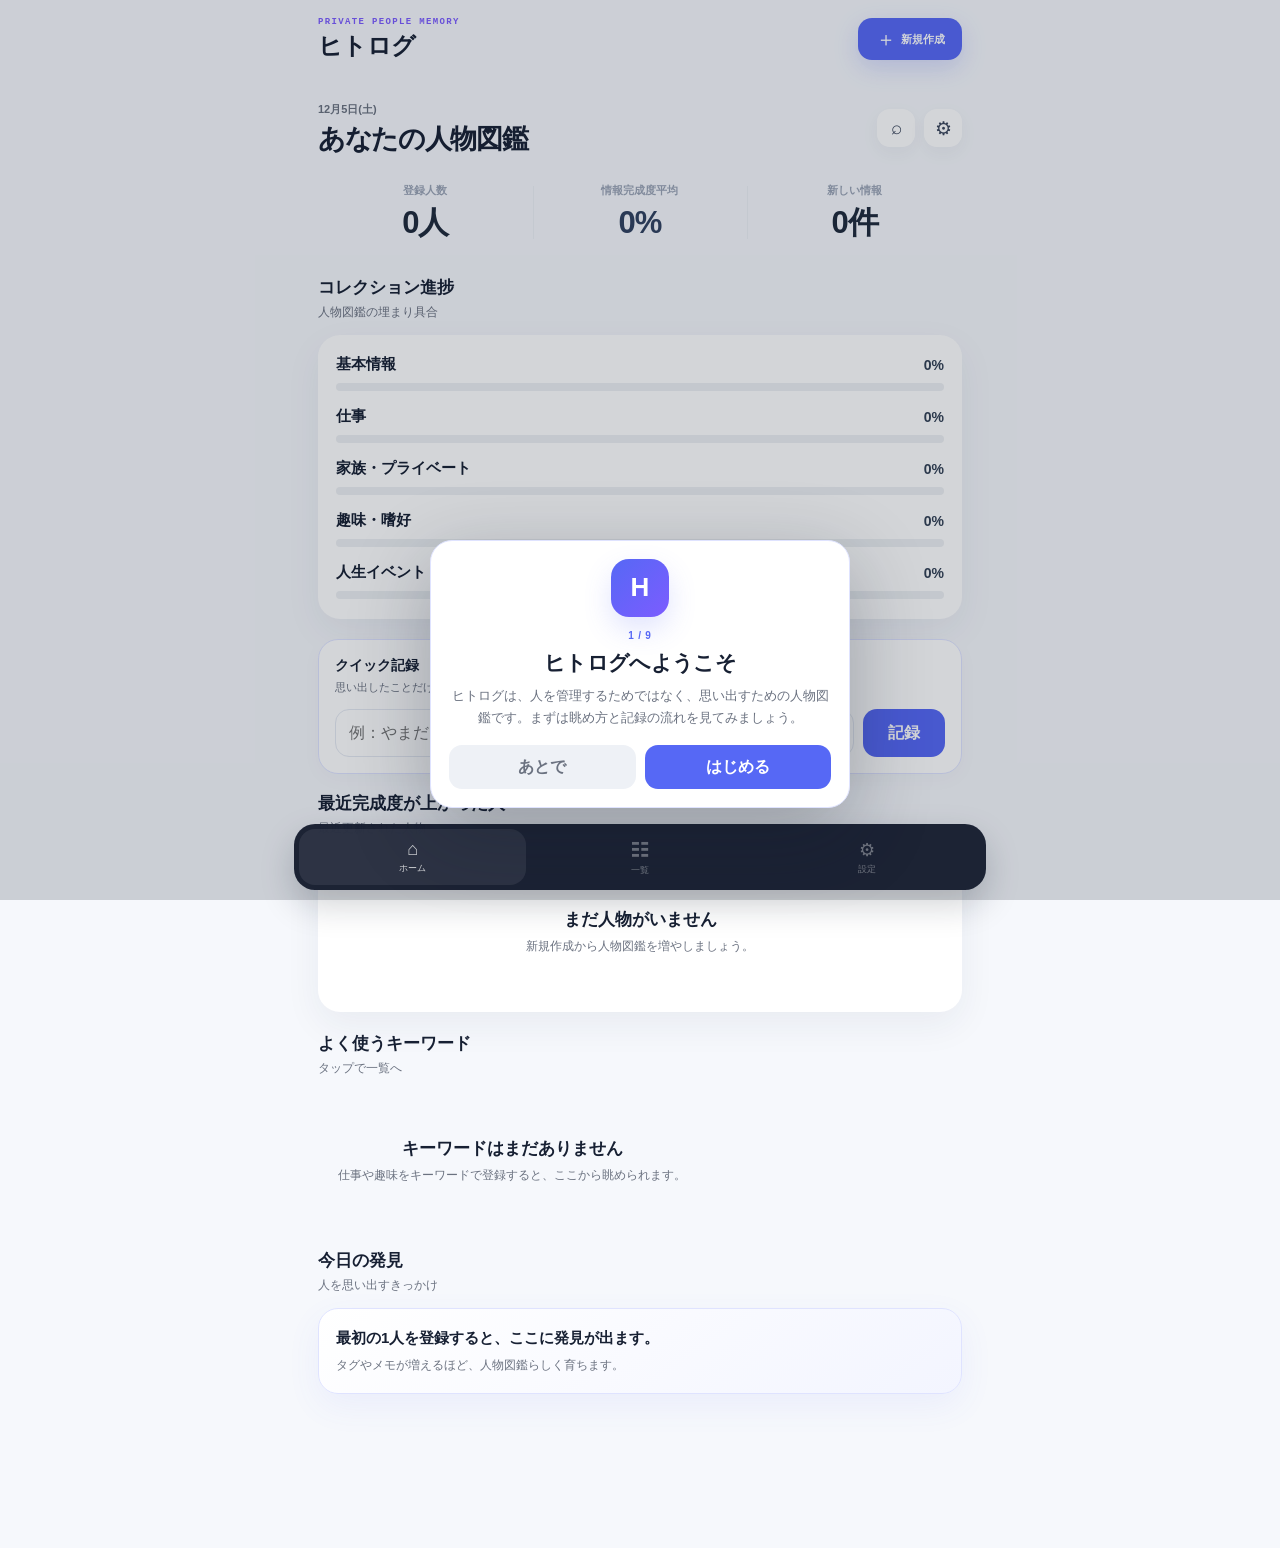
<file: index.html>
﻿<!doctype html>
<html lang="ja"><head>
<meta charset="utf-8"><meta name="viewport" content="width=device-width,initial-scale=1,viewport-fit=cover">
<meta name="theme-color" content="#f6f8fb"><meta name="apple-mobile-web-app-capable" content="yes"><link rel="manifest" href="manifest.webmanifest"><link rel="icon" href="icon-192.png" type="image/png"><link rel="apple-touch-icon" href="icon-192.png"><title>ヒトログ</title>
<link rel="stylesheet" href="style.css">
</head><body>
<div id="lockScreen" class="lock hidden"><div class="lock-card"><div class="logo">H</div><h1>ヒトログ</h1><p>PINを入力してください</p><input id="pinInput" type="password" inputmode="numeric" maxlength="8" placeholder="••••"><button id="unlockButton" class="primary">開く</button><p id="pinError" class="error"></p></div></div>
<div id="app" class="app">
<header><button id="backButton" class="icon hidden" aria-label="戻る">←</button><div><small>PRIVATE PEOPLE MEMORY</small><h1>ヒトログ</h1></div><button id="addButton" class="icon primary-icon create-button" aria-label="人物を新規作成"><span>＋</span>新規作成</button></header>
<main><div id="screenTrack" class="screen-track"><section id="homeScreen" class="screen active">
<div class="home-title-row"><div><span id="todayLabel"></span><h2 id="homeHeading">あなたの人物図鑑</h2></div><div class="home-icons"><button type="button" data-screen="list">⌕</button><button type="button" data-screen="settings">⚙</button></div></div>
<div class="stats-grid"><div class="stat-people"><span>登録人数</span><b id="totalCount">0人</b></div><div class="stat-completion"><span>情報完成度平均</span><b id="avgCompletion">0%</b></div><div class="stat-new"><span>新しい情報</span><b id="weeklyInfoCount">0件</b></div></div>
<section class="home-block"><div class="section-title mini"><div><h3>コレクション進捗</h3><p>人物図鑑の埋まり具合</p></div></div><div id="collectionProgress" class="progress-list"></div></section>
<div id="quickRecordBox" class="quick-record subtle"><div><b>クイック記録</b><p>思い出したことだけ、あとから1行で追加できます。</p></div><div class="quick-row"><input id="quickInput" type="text" placeholder="例：やまだ 子供が産まれた" autocomplete="off"><button id="quickButton" type="button" class="primary">記録</button></div><div id="quickResult" class="quick-result hidden"></div></div>
<section class="home-block"><div class="section-title mini"><div><h3>最近完成度が上がった人</h3><p>最近更新された人物</p></div></div><div id="improvedPeople" class="cards showcase"></div></section>
<section class="home-block"><div class="section-title mini"><div><h3>よく使うキーワード</h3><p>タップで一覧へ</p></div></div><div id="popularTags" class="tag-cloud"></div></section>
<section class="home-block"><div class="section-title mini"><div><h3>今日の発見</h3><p>人を思い出すきっかけ</p></div></div><div id="dailyDiscovery" class="discovery-card"></div></section>
<div id="duePeople" class="cards hidden"></div><div id="tomorrowSection" class="hidden"><div id="tomorrowPeople" class="cards"></div></div><div id="quietHome" class="quiet-home hidden"></div>
<div id="recentSection" class="hidden"><div class="section-title"><div><h3>最近更新した人</h3><p>人物図鑑の更新順</p></div></div><div id="recentPeople" class="cards compact"></div>
</section><section id="listScreen" class="screen">
<div class="section-title"><div><h2>人物一覧</h2><p id="personCount">0人</p></div><div class="list-tools"><button id="colorPanelButton" class="soft color-mini" type="button">カラー</button><button id="orderPanelButton" class="soft color-mini" type="button">並び順</button><select id="sortSelect"><option value="updated">最近更新</option><option value="name">名前順</option><option value="department">部署順</option></select></div></div>
<label id="listSearchBox" class="search">⌕<input id="query" type="search" placeholder="名前、部署、タグ"><button id="clearSearch" type="button">×</button></label><div id="colorManagerPanel" class="panel color-manager hidden"><div class="color-head"><h3 class="panel-heading">カラー</h3><button id="closeColorPanel" type="button" aria-label="閉じる">×</button></div><div class="cols"><label>会社<select id="companyColorTarget"></select><input id="companyRenameTarget" placeholder="会社名を変更"><input id="listCompanyColor" type="color" value="#ffffff"><button id="applyCompanyColor" type="button" class="primary mini-apply">決定</button></label><label>部署<select id="departmentColorTarget"></select><input id="departmentRenameTarget" placeholder="部署名を変更"><input id="listDepartmentColor" type="color" value="#ffffff"><button id="applyDepartmentColor" type="button" class="primary mini-apply">決定</button></label></div><p>会社・部署を選択して、名前や色を変更できます。変更は「決定」を押した時だけ反映されます。</p></div><div id="orderManagerPanel" class="panel color-manager order-manager hidden"><div class="color-head"><h3 id="orderPanelTitle" class="panel-heading">並び順</h3><button id="closeOrderPanel" type="button" aria-label="閉じる">×</button></div><p id="orderPanelHint">会社名を押すと部署、部署名を押すと人物の並び順を変更できます。</p><div id="orderBreadcrumb" class="order-breadcrumb"></div><div id="orderList" class="order-list"></div></div><div id="tagFilters" class="chips"></div><div id="personList" class="cards"></div>
</section><section id="settingsScreen" class="screen">
<div class="screen-lead"><h2>設定</h2><p>データとプライバシー</p></div>
<div class="panel settings-list"><div><b>アプリとしてインストール</b><p id="installStatus">HTTPSで公開するとホーム画面へ追加できます</p><button id="installButton" class="soft" disabled>インストール</button></div>
<div id="backupRow"><b>バックアップ</b><p>すべての人物・写真・会話をJSONに保存</p><button id="exportButton" class="soft">書き出す</button></div>
<div id="restoreRow"><b>復元</b><p>ヒトログのバックアップを読み込み</p><button id="importButton" class="soft">読み込む</button></div>
<div><b>アプリロック</b><p>起動時にPINで保護</p><button id="pinButton" class="soft">PINを設定</button></div>
<div><b>チュートリアル</b><p>ヒトログの使い方をもう一度確認できます</p><button id="tutorialReplayButton" class="soft">もう一度見る</button></div>

<div id="localDataRow"><b>データについて</b><p>外部送信・クラウド同期はありません。ブラウザのデータ削除に備えて定期的にバックアップしてください。</p></div><div><b>プライバシー</b><p>端末内保存と権限の扱いを確認できます</p><a class="soft settings-link" href="privacy.html">ポリシーを読む</a></div><div id="contactRow"><b>お問い合わせ</b><p>不具合やご意見はこちらから。人物情報などの機密情報は本文に記載しないでください。</p><a class="soft settings-link" href="mailto:hitolog.support@gmail.com?subject=%E3%83%92%E3%83%88%E3%83%AD%E3%82%B0%E3%81%B8%E3%81%AE%E3%81%8A%E5%95%8F%E3%81%84%E5%90%88%E3%82%8F%E3%81%9B">メールで問い合わせる</a></div>
</div></section></div><section id="detailScreen" class="screen">
<form id="personForm"><input id="personId" type="hidden">
<div class="profile-head"><button id="photoButton" type="button" class="photo"><img id="photoPreview" class="hidden" alt=""><span id="avatarText">新</span><small>写真</small></button><div><h2 id="detailTitle">新しい人物</h2><p>名前だけでも保存できます</p></div></div><button id="scanButton" type="button" class="scan-card soft">▣ 名刺から入力</button>
<div class="panel"><h3 class="panel-heading">基本情報</h3><label>名前 <em>必須</em><input id="name" required placeholder="山田 花子"></label><div id="nameDuplicate" class="duplicate-note hidden"></div><label>よみ<input id="reading" placeholder="やまだ はなこ"></label><div class="cols"><label>年齢<input id="age" inputmode="numeric"></label><label>性別<select id="gender"><option value="">未選択</option><option value="男">男</option><option value="女">女</option></select></label></div><label>誕生日<input id="birthday" type="date"></label></div>
<div class="panel"><h3 class="panel-heading">仕事</h3><label class="selectable-field">会社名<span class="select-line"><input id="company" list="companyOptions"><button id="companyToggle" class="option-toggle" type="button">＋</button></span></label><div id="companyChoices" class="field-choices choice-panel hidden"></div><div class="cols"><label class="selectable-field">部署<span class="select-line"><input id="department" list="departmentOptions"><button id="departmentToggle" class="option-toggle" type="button">＋</button></span></label><label class="selectable-field">役職<span class="select-line"><input id="position" list="positionOptions"><button id="positionToggle" class="option-toggle" type="button">＋</button></span></label></div><div id="departmentChoices" class="field-choices choice-panel hidden"></div><div id="positionChoices" class="field-choices choice-panel hidden"></div><datalist id="companyOptions"></datalist><datalist id="departmentOptions"></datalist><datalist id="positionOptions"></datalist></div>
<div class="panel"><h3 class="panel-heading">プライベート・メモ</h3><div class="tag-editor tag-editor-private"><div class="tag-title"><b>趣味・好きなこと</b><span>長押しで並び替えできます</span></div><div id="selectedPrivateTags" class="chips selected"></div><div id="privateChoicePanel" class="tag-choice-panel hidden"><div id="availablePrivateTags" class="chips"></div><div class="tag-create"><input id="newPrivateTag" placeholder="ゴルフ、子ども、コーヒー、出身など"><button id="addPrivateTagButton" type="button" class="soft">作成</button></div></div></div><div class="tag-editor tag-editor-food"><div class="tag-title"><b>好きな食べ物</b><span>タグで選択・作成できます</span></div><div id="selectedFoodTags" class="chips selected"></div><button id="foodToggle" type="button" class="tag-row-toggle soft">＋ 追加</button><div id="foodChoicePanel" class="tag-choice-panel hidden"><div id="availableFoodTags" class="chips"></div><div class="tag-create"><input id="newFoodTag" placeholder="カレー、寿司、甘いものなど"><button id="addFoodTagButton" type="button" class="soft">作成</button></div></div></div><label>覚えておきたいこと<textarea id="traits" rows="4"></textarea></label><div class="question-head"><b>次回聞くこと</b><button id="suggestButton" type="button" class="soft">✦ 質問を提案</button></div><div id="suggestionPanel" class="suggestion-panel hidden"></div><textarea id="nextQuestion" rows="4"></textarea><p class="privacy">入力内容は端末内だけで処理します。</p></div>
<div class="panel"><div class="section-title mini"><div><h3>会話タイムライン</h3><p>最近の出来事や思い出したことを残せます</p></div><button id="addConversation" type="button" class="soft">＋ 記録</button></div><div id="timeline"></div></div>
<div class="actions"><button id="deleteButton" type="button" class="danger hidden">削除</button><button id="savePersonButton" class="primary">保存する</button></div>
</form></section></main>
<nav id="nav"><button data-screen="home" class="active">⌂<span>ホーム</span></button><button data-screen="list">☷<span>一覧</span></button><button data-screen="settings">⚙<span>設定</span></button></nav>
</div>
<input id="photoInput" type="file" accept="image/*" capture="environment" hidden><input id="importInput" type="file" accept=".json,application/json" hidden><input id="cardInput" type="file" accept="image/*" capture="environment" hidden><input id="cardGalleryInput" type="file" accept="image/*" hidden>
<dialog id="cardSourceDialog"><h3>名刺の画像を選ぶ</h3><p class="dialog-copy">撮影するか、写真フォルダから選べます。</p><div class="source-actions"><button id="cameraCardButton" type="button" class="source-button"><b>◉</b><span>カメラで撮る</span></button><button id="galleryCardButton" type="button" class="source-button"><b>▧</b><span>写真から選ぶ</span></button></div><button id="cancelCardSource" type="button" class="dialog-cancel">キャンセル</button></dialog><dialog id="conversationDialog"><form method="dialog" id="conversationForm"><h3>会話を記録</h3><label>日付<input id="conversationDate" type="date" required></label><label>場所<input id="conversationPlace" placeholder="オフィス、展示会など"></label><label>内容<textarea id="conversationText" rows="5" required placeholder="話したこと、次につながること"></textarea></label><div class="dialog-actions"><button value="cancel" formnovalidate>キャンセル</button><button id="saveConversation" value="default" class="primary">追加</button></div></form></dialog>
<dialog id="pinDialog"><form method="dialog" id="pinForm"><h3>PINを設定</h3><p>4〜8桁の数字を入力してください</p><input id="newPin" type="password" inputmode="numeric" maxlength="8"><div class="dialog-actions"><button value="cancel">キャンセル</button><button id="disablePin" value="disable" class="danger">解除</button><button value="default" class="primary">設定</button></div></form></dialog>
<dialog id="deleteDialog"><p>この人物を削除しますか？</p><div class="dialog-actions"><button id="cancelDelete">キャンセル</button><button id="confirmDelete" class="danger">削除</button></div></dialog>
<div id="tutorialOverlay" class="tutorial-overlay hidden"><div id="tutorialCard" class="tutorial-card"><div class="tutorial-mark">H</div><p id="tutorialCount" class="tutorial-count"></p><h3 id="tutorialTitle">ヒトログへようこそ！</h3><p id="tutorialText" class="tutorial-lead"></p><div class="tutorial-actions"><button id="skipTutorial" type="button">あとで</button><button id="prevTutorial" type="button">戻る</button><button id="nextTutorial" type="button" class="primary">次へ</button></div></div></div>
<div id="toast" role="status"></div>
<script src="app.js"></script></body></html>
</file>
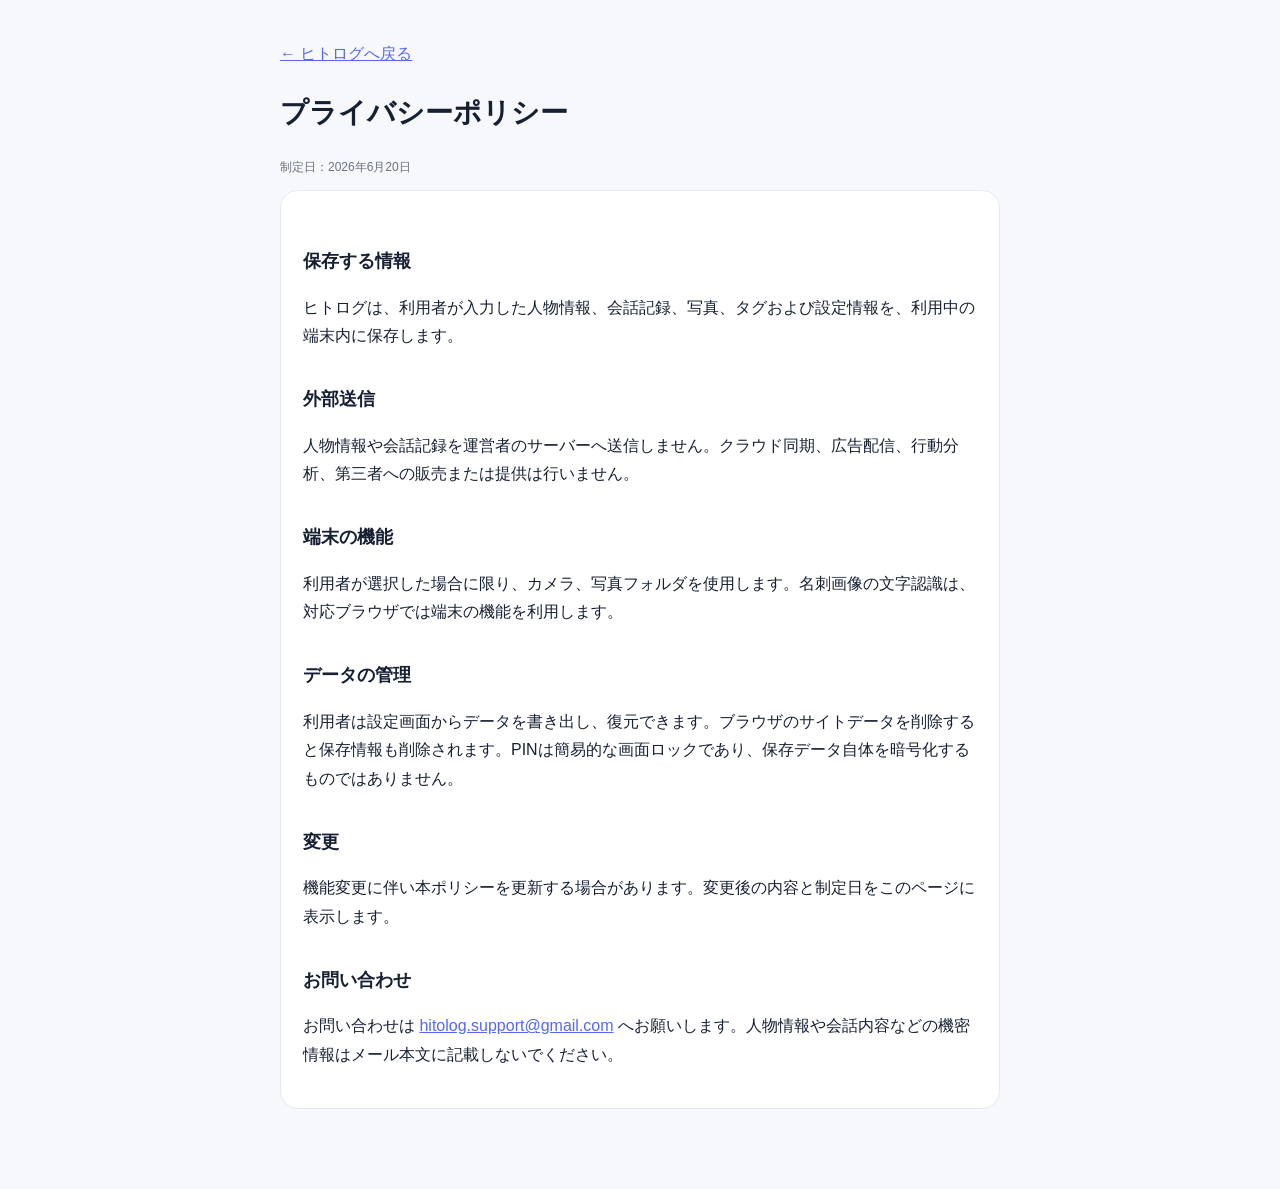
<file: privacy.html>
<!doctype html><html lang="ja"><head><meta charset="utf-8"><meta name="viewport" content="width=device-width,initial-scale=1"><meta name="theme-color" content="#f6f8fb"><title>プライバシーポリシー｜ヒトログ</title><style>body{margin:0;background:#f6f8fb;color:#172033;font-family:Inter,"Segoe UI",sans-serif;line-height:1.8}.wrap{max-width:720px;margin:auto;padding:40px 22px 80px}a{color:#5668f5}h1{font-size:28px}h2{margin-top:32px;font-size:18px}.card{padding:22px;border:1px solid #e5e9f2;border-radius:18px;background:#fff}.date{color:#6b7280;font-size:12px}</style></head><body><main class="wrap"><a href="./">← ヒトログへ戻る</a><h1>プライバシーポリシー</h1><p class="date">制定日：2026年6月20日</p><div class="card"><h2>保存する情報</h2><p>ヒトログは、利用者が入力した人物情報、会話記録、写真、タグおよび設定情報を、利用中の端末内に保存します。</p><h2>外部送信</h2><p>人物情報や会話記録を運営者のサーバーへ送信しません。クラウド同期、広告配信、行動分析、第三者への販売または提供は行いません。</p><h2>端末の機能</h2><p>利用者が選択した場合に限り、カメラ、写真フォルダを使用します。名刺画像の文字認識は、対応ブラウザでは端末の機能を利用します。</p><h2>データの管理</h2><p>利用者は設定画面からデータを書き出し、復元できます。ブラウザのサイトデータを削除すると保存情報も削除されます。PINは簡易的な画面ロックであり、保存データ自体を暗号化するものではありません。</p><h2>変更</h2><p>機能変更に伴い本ポリシーを更新する場合があります。変更後の内容と制定日をこのページに表示します。</p><h2>お問い合わせ</h2><p>お問い合わせは <a href="mailto:hitolog.support@gmail.com">hitolog.support@gmail.com</a> へお願いします。人物情報や会話内容などの機密情報はメール本文に記載しないでください。</p></div></main></body></html>
</file>
<file: style.css>
﻿:root{--bg:#f6f8fc;--card:#fff;--text:#172033;--muted:#6b7280;--line:#e5e9f2;--brand:#5668f5;--brand2:#7c5cff;--soft:#f0f2ff;--danger:#c44b5c;font-family:Inter,"Segoe UI","Helvetica Neue",Arial,sans-serif;color:var(--text);background:var(--bg)}*{box-sizing:border-box}body{margin:0;min-height:100dvh;background:var(--bg)}button,input,textarea,select{font:inherit;color:inherit}button{cursor:pointer}.hidden{display:none!important}.app{max-width:720px;min-height:100dvh;margin:auto;padding-bottom:96px}header{position:sticky;top:0;z-index:6;display:flex;align-items:center;gap:13px;padding:calc(17px + env(safe-area-inset-top)) 20px 13px;background:#f6f8fcf2;backdrop-filter:blur(16px)}header>div{flex:1}header small{display:block;color:var(--brand2);font:700 9px/1.2 ui-monospace,monospace;letter-spacing:.15em}header h1{margin:2px 0 0;font-size:24px;letter-spacing:-.03em}.icon{width:42px;height:42px;border:0;border-radius:14px;background:#e9edf5;font-size:21px}.primary-icon{background:var(--brand);color:#fff;box-shadow:0 8px 24px #5668f536}.screen{display:none;padding:16px 20px 38px}.screen.active{display:block;animation:enter .18s ease}@keyframes enter{from{opacity:0;transform:translateY(4px)}}.welcome{display:flex;justify-content:space-between;align-items:end;padding:20px 2px 25px}.welcome h2,.screen-lead h2,.section-title h2{margin:4px 0 7px;font-size:28px;letter-spacing:-.04em}.welcome p,.screen-lead p,.section-title p,.profile-head p,.settings-list p{margin:0;color:var(--muted);font-size:12px;line-height:1.6}.welcome>div>span{color:var(--brand);font-size:12px;font-weight:700}.metric{display:flex;align-items:baseline;gap:3px;padding:10px 14px;border-radius:15px;background:var(--soft);color:var(--brand)}.metric b{font-size:25px}.metric span{font-size:11px}.section-title{display:flex;align-items:center;justify-content:space-between;margin:22px 2px 10px}.section-title h3{margin:0 0 4px;font-size:17px}.section-title.mini{margin:0 0 13px}.screen-lead{padding:18px 2px 20px}.cards{display:grid;gap:10px}.cards.compact .person-card{padding:12px}.person-card{width:100%;display:grid;grid-template-columns:48px 1fr auto;align-items:center;gap:13px;padding:14px;border:1px solid var(--line);border-radius:17px;background:var(--card);text-align:left;box-shadow:0 5px 20px #26324b09}.avatar{width:48px;height:48px;border-radius:15px;display:grid;place-items:center;overflow:hidden;background:linear-gradient(135deg,var(--brand),var(--brand2));color:#fff;font-weight:750}.avatar img{width:100%;height:100%;object-fit:cover}.person-info{min-width:0}.person-info strong,.person-info span{display:block}.person-info span{margin-top:3px;overflow:hidden;text-overflow:ellipsis;white-space:nowrap;color:var(--muted);font-size:11px}.badge{padding:5px 8px;border-radius:9px;background:#f4f5f8;color:var(--muted);font-size:10px}.badge.due{background:#fff0e9;color:#bd5b36}.empty{padding:45px 20px;text-align:center;color:var(--muted);font-size:12px}.empty b{display:block;margin-bottom:7px;color:var(--text);font-size:17px}.search{height:58px;display:flex;align-items:center;gap:12px;padding:0 16px;border:1px solid var(--line);border-radius:17px;background:var(--card);box-shadow:0 8px 28px #26324b0d}.search input{flex:1;min-width:0;border:0;outline:0;background:none}.search button{border:0;border-radius:50%;width:27px;height:27px;background:#edf0f5}.chips{display:flex;gap:7px;overflow:auto;padding:13px 1px 3px;scrollbar-width:none}.chip{flex:0 0 auto;border:1px solid var(--line);border-radius:999px;padding:7px 11px;background:#fff;color:var(--muted);font-size:11px}.chip.active{border-color:var(--brand);background:var(--soft);color:var(--brand)}select{border:1px solid var(--line);border-radius:11px;padding:8px;background:#fff;font-size:11px}.profile-head{display:flex;align-items:center;gap:15px;margin:5px 1px 18px}.profile-head h2{margin:0 0 5px;font-size:23px}.photo{position:relative;width:68px;height:68px;flex:0 0 68px;display:grid;place-items:center;overflow:hidden;border:0;border-radius:20px;background:linear-gradient(135deg,var(--brand),var(--brand2));color:#fff;font-size:22px;font-weight:750}.photo img{position:absolute;inset:0;width:100%;height:100%;object-fit:cover}.photo small{position:absolute;bottom:3px;right:5px;padding:2px 4px;border-radius:5px;background:#101526aa;font-size:8px}.panel{padding:17px;margin-bottom:13px;border:1px solid var(--line);border-radius:19px;background:var(--card);box-shadow:0 5px 20px #26324b08}.panel label,dialog label{display:block;margin-bottom:13px;font-size:11px;font-weight:700}.panel label:last-child{margin-bottom:0}.panel em{color:var(--brand2);font-style:normal}.panel input,.panel textarea,dialog input,dialog textarea{display:block;width:100%;margin-top:6px;padding:9px 2px;border:0;border-bottom:1px solid var(--line);outline:0;background:none;line-height:1.6;resize:vertical}.panel input:focus,.panel textarea:focus{border-color:var(--brand)}.cols{display:grid;grid-template-columns:1fr 1fr;gap:12px}.question-head{display:flex;align-items:center;justify-content:space-between;margin:4px 0 8px;font-size:12px}.soft{border:1px solid #5668f533;border-radius:10px;padding:8px 10px;background:var(--soft);color:#4656d8;font-size:11px;font-weight:700}.privacy{margin:8px 0 0;color:var(--muted);font-size:9px}.timeline-item{position:relative;margin-left:8px;padding:0 0 17px 18px;border-left:2px solid #e5e9f2}.timeline-item:before{content:"";position:absolute;left:-6px;top:3px;width:10px;height:10px;border-radius:50%;background:var(--brand)}.timeline-item:last-child{padding-bottom:0}.timeline-item b{font-size:12px}.timeline-item span{margin-left:7px;color:var(--muted);font-size:10px}.timeline-item p{margin:6px 0 4px;white-space:pre-wrap;font-size:12px;line-height:1.6}.timeline-item button{border:0;background:none;color:var(--danger);font-size:9px}.actions{display:flex;gap:10px}.primary,.danger{min-height:48px;border:0;border-radius:14px;font-weight:750}.primary{flex:1;background:var(--brand);color:#fff}.danger{padding:0 17px;background:#fff0f1;color:var(--danger)}.settings-list>div{position:relative;padding:14px 0;border-bottom:1px solid var(--line)}.settings-list>div:first-child{padding-top:0}.settings-list>div:last-child{border:0;padding-bottom:0}.settings-list b{font-size:13px}.settings-list .soft{margin-top:10px}nav{position:fixed;z-index:9;left:50%;bottom:calc(10px + env(safe-area-inset-bottom));transform:translateX(-50%);width:min(calc(100% - 28px),692px);height:66px;display:grid;grid-template-columns:repeat(3,1fr);padding:5px;border-radius:21px;background:#161d30f4;box-shadow:0 14px 35px #11182733;backdrop-filter:blur(15px)}nav button{border:0;border-radius:16px;background:none;color:#ffffff75;font-size:18px}nav button span{display:block;margin-top:2px;font-size:9px}nav button.active{background:#ffffff18;color:#fff}dialog{width:min(calc(100% - 36px),500px);border:0;border-radius:20px;padding:20px;background:#fff;color:var(--text);box-shadow:0 24px 80px #1118273d}dialog::backdrop{background:#11182770;backdrop-filter:blur(4px)}dialog h3{margin:0 0 16px}.dialog-actions{display:flex;gap:9px;margin-top:17px}.dialog-actions button{flex:1;min-height:44px;border:0;border-radius:12px}.lock{position:fixed;inset:0;z-index:100;display:grid;place-items:center;padding:25px;background:linear-gradient(145deg,#eef1ff,#f8f9fd)}.lock-card{width:min(100%,340px);padding:30px;border:1px solid var(--line);border-radius:24px;background:#fff;text-align:center;box-shadow:0 25px 80px #26324b1f}.logo{width:62px;height:62px;margin:0 auto 15px;display:grid;place-items:center;border-radius:19px;background:linear-gradient(135deg,var(--brand),var(--brand2));color:#fff;font-size:28px;font-weight:800}.lock-card h1{margin:0}.lock-card p{color:var(--muted);font-size:12px}.lock-card input{width:100%;margin:14px 0;padding:13px;border:1px solid var(--line);border-radius:12px;text-align:center;font-size:20px;letter-spacing:.3em}.lock-card .primary{width:100%}.error{color:var(--danger)!important}#toast{position:fixed;z-index:120;left:50%;bottom:92px;transform:translate(-50%,12px);opacity:0;pointer-events:none;padding:11px 16px;border-radius:11px;background:#172033;color:#fff;font-size:11px;transition:.2s}#toast.show{opacity:1;transform:translate(-50%,0)}@media(min-width:600px){.screen,header{padding-left:38px;padding-right:38px}}@media(prefers-reduced-motion:reduce){*{animation:none!important;transition:none!important}}
.tag-editor{margin-bottom:14px}.tag-editor>b{font-size:11px}.tag-editor .chips{padding-top:8px}.tag-editor .selected{min-height:37px;padding:7px;border:1px dashed #d9deea;border-radius:12px;background:#fafbfe}.tag-editor .selected:empty:before{content:"選択したタグはありません";align-self:center;color:var(--muted);font-size:10px}.tag-editor .selected .chip{border-color:var(--brand);background:var(--soft);color:var(--brand)}.tag-editor .selected .chip:after{content:" ×"}.tag-create{display:flex;gap:8px;margin-top:9px}.tag-create input{flex:1;margin:0!important;padding:9px 10px!important;border:1px solid var(--line)!important;border-radius:10px!important}.tag-create .soft{flex:0 0 58px}
 .scan-card{width:100%;margin:-5px 0 13px;padding:11px;border-style:dashed}
.tag-title{display:flex;align-items:center;justify-content:space-between}.tag-title span{color:var(--muted);font-size:9px}.tag-editor .selected{min-height:0;max-height:41px;flex-wrap:nowrap;overflow-x:auto;padding:4px 0;border:0;background:transparent}.tag-editor .selected:empty{min-height:28px;padding:7px 9px;border:1px dashed #d9deea;background:#fafbfe}.tag-editor details{margin-top:5px}.tag-editor summary{cursor:pointer;color:var(--brand);font-size:10px;font-weight:700;list-style:none}.tag-editor summary::-webkit-details-marker{display:none}.tag-editor summary:after{content:" ＋"}.tag-editor details[open] summary:after{content:" −"}.tag-editor details[open]{padding:9px;border-radius:12px;background:#f8f9fd}.dialog-copy{margin:-8px 0 16px;color:var(--muted);font-size:11px}.source-actions{display:grid;grid-template-columns:1fr 1fr;gap:10px}.source-button{min-height:105px;border:1px solid var(--line);border-radius:16px;background:#f8f9fd}.source-button b,.source-button span{display:block}.source-button b{margin-bottom:8px;color:var(--brand);font-size:27px}.source-button span{font-size:11px;font-weight:700}.dialog-cancel{width:100%;margin-top:12px;padding:11px;border:0;border-radius:11px;background:#eef1f6;color:var(--muted)}
.settings-link{display:inline-block;margin-top:10px;text-decoration:none}
.create-button{width:auto;min-width:104px;padding:0 13px;display:flex;align-items:center;justify-content:center;gap:5px;border-radius:14px;font-size:11px;font-weight:750;white-space:nowrap}.create-button span{font-size:20px;font-weight:400}.quiet-home{margin-top:4px}.memory-card{position:relative;overflow:hidden;padding:22px;border:1px solid #dfe3ff;border-radius:22px;background:linear-gradient(145deg,#fff 0%,#f1f3ff 100%);box-shadow:0 12px 35px #5668f514}.memory-card:after{content:"";position:absolute;right:-42px;top:-48px;width:145px;height:145px;border-radius:50%;background:linear-gradient(135deg,#5668f51c,#7c5cff22)}.memory-eyebrow{display:block;margin-bottom:12px;color:var(--brand);font-size:9px;font-weight:800;letter-spacing:.12em}.memory-person{display:flex;align-items:center;gap:13px;position:relative;z-index:1}.memory-person .avatar{width:56px;height:56px;border-radius:18px}.memory-person h3{margin:0 0 5px;font-size:20px}.memory-person p{margin:0;color:var(--muted);font-size:11px;line-height:1.6}.memory-note{position:relative;z-index:1;margin:17px 0 0;padding:13px;border-radius:13px;background:#ffffffb8;font-size:12px;line-height:1.65}.memory-open{position:relative;z-index:1;margin-top:12px;border:0;background:none;color:var(--brand);font-size:11px;font-weight:750;padding:0}.empty-memory{text-align:center;padding:8px}.empty-memory h3{margin:0 0 7px}.empty-memory p{color:var(--muted);font-size:11px}.empty-memory .primary{margin-top:10px;padding:0 18px}.quick-record{margin:-8px 0 18px;padding:16px;border:1px solid #dfe3ff;border-radius:20px;background:linear-gradient(145deg,#fff,#f4f6ff);box-shadow:0 10px 28px #5668f512}.quick-record b{font-size:14px}.quick-record p{margin:4px 0 13px;color:var(--muted);font-size:11px;line-height:1.55}.quick-row{display:grid;grid-template-columns:1fr 82px;gap:9px}.quick-row input{min-width:0;height:48px;border:1px solid var(--line);border-radius:14px;padding:0 13px;background:#fff;outline:0;font-size:16px}.quick-row input:focus{border-color:var(--brand);box-shadow:0 0 0 3px #5668f51a}.quick-row .primary{min-height:48px}.quick-result{margin-top:11px;padding:11px;border-radius:14px;background:#fff;border:1px solid var(--line);font-size:12px;line-height:1.55}.quick-result.success{border-color:#b9e3c6;background:#f4fff7;color:#1f7a3c}.quick-result.error{border-color:#ffd0d5;background:#fff7f8;color:#a43d4b}.quick-result b{display:block;margin-bottom:6px}.quick-actions,.quick-candidates{display:flex;flex-wrap:wrap;gap:8px;margin-top:9px}.quick-result button{border:1px solid var(--line);border-radius:999px;padding:8px 11px;background:#fff;color:var(--brand);font-size:11px;font-weight:750}.quick-candidates button{text-align:left;color:var(--text)}.quick-candidates small{display:block;margin-top:2px;color:var(--muted);font-weight:500}@media(max-width:390px){.quick-row{grid-template-columns:1fr}.quick-row .primary{width:100%}}
main{overflow:hidden}.screen-track{display:flex;width:100%;align-items:flex-start;touch-action:pan-y pinch-zoom;will-change:transform;transform:translateZ(0);transition:transform .24s cubic-bezier(.2,.82,.22,1)}.screen-track.dragging{transition:none}.screen-track.dragging,.screen-track.dragging *{-webkit-user-select:none;user-select:none}.screen-track>.screen{display:block!important;flex:0 0 100%;min-width:0;touch-action:pan-y pinch-zoom;animation:none!important;contain:layout paint}.screen-track>.screen:not(.active){pointer-events:none}#detailScreen{display:none}#detailScreen.active{display:block}
.app{touch-action:pan-y pinch-zoom;overflow-x:hidden;overscroll-behavior-x:none}.app.is-zoomed{touch-action:auto;overflow-x:visible}.panel input,.panel textarea,dialog input,dialog textarea,.search input,.tag-create input,.quick-row input{font-size:16px}.panel input,.panel textarea{width:114.286%;transform:scale(.875);transform-origin:top left}.panel input{margin-bottom:-6px}.panel textarea{margin-bottom:-14px}
.suggestion-panel{margin:0 0 12px;padding:12px;border:1px solid #dfe3ff;border-radius:14px;background:#f7f8ff}.suggestion-title{display:flex;align-items:center;justify-content:space-between;margin-bottom:8px}.suggestion-title b{font-size:11px}.suggestion-title button{border:0;background:none;color:var(--muted);font-size:16px}.suggestion-list{display:grid;gap:7px}.suggestion-choice{width:100%;padding:10px 11px;border:1px solid #e2e5f5;border-radius:11px;background:#fff;text-align:left}.suggestion-choice span,.suggestion-choice small{display:block}.suggestion-choice span{font-size:12px;line-height:1.55}.suggestion-choice small{margin-top:4px;color:var(--brand);font-size:9px;font-weight:700}.suggestion-note{margin:8px 1px 0;color:var(--muted);font-size:9px}
.timeline-item{padding-right:64px}.timeline-delete{position:absolute;right:0;top:0;border:0!important;border-radius:999px!important;padding:7px 10px!important;background:#fff0f1!important;color:var(--danger)!important;font-size:11px!important;font-weight:750!important}.timeline-undo{display:flex;align-items:center;justify-content:space-between;gap:10px;margin:0 0 14px;padding:10px 11px;border:1px solid #dfe3ff;border-radius:13px;background:#f7f8ff;color:var(--muted);font-size:11px}.timeline-undo button{border:0;border-radius:999px;padding:8px 12px;background:var(--brand);color:#fff;font-size:11px;font-weight:750}
#personList.cards{gap:6px}#personList .person-card{grid-template-columns:38px 1fr auto;gap:10px;padding:9px 11px;border-radius:13px;box-shadow:0 3px 12px #26324b07}#personList .avatar{width:38px;height:38px;border-radius:12px;font-size:13px}#personList .person-info strong{font-size:13px}#personList .person-info span{margin-top:1px;font-size:10px}#personList .badge{padding:4px 7px;font-size:9px}.tutorial-dialog{text-align:center}.tutorial-mark{width:58px;height:58px;margin:0 auto 13px;display:grid;place-items:center;border-radius:18px;background:linear-gradient(135deg,var(--brand),var(--brand2));color:#fff;font-size:26px;font-weight:800;box-shadow:0 12px 28px #5668f52e}.tutorial-dialog h3{margin-bottom:8px}.tutorial-lead{margin:0 0 15px;color:var(--muted);font-size:12px;line-height:1.7}.tutorial-steps{display:grid;gap:9px;margin:16px 0;text-align:left}.tutorial-steps div{display:grid;grid-template-columns:28px 1fr;gap:10px;align-items:center;padding:10px;border:1px solid var(--line);border-radius:13px;background:#f8f9fd}.tutorial-steps b{width:28px;height:28px;display:grid;place-items:center;border-radius:50%;background:var(--soft);color:var(--brand);font-size:12px}.tutorial-steps span{font-size:12px;line-height:1.55}
.tutorial-overlay{position:fixed;inset:0;z-index:130;display:flex;align-items:flex-end;justify-content:center;padding:22px 18px calc(92px + env(safe-area-inset-bottom));background:rgba(15,23,42,.18);pointer-events:none}.tutorial-card{width:min(100%,420px);padding:18px;border:1px solid #dfe3ff;border-radius:22px;background:#fff;box-shadow:0 24px 80px #1118274a;text-align:center;pointer-events:auto}.tutorial-count{margin:0 0 8px;color:var(--brand);font-size:10px;font-weight:800;letter-spacing:.08em}.tutorial-card h3{margin:0 0 8px;font-size:21px;letter-spacing:-.03em}.tutorial-card .tutorial-lead{margin:0;color:var(--muted);font-size:13px;line-height:1.7}.tutorial-actions{display:flex;gap:9px;margin-top:16px}.tutorial-actions button{flex:1;min-height:44px;border:0;border-radius:13px;background:#eef1f6;color:var(--muted);font-weight:750}.tutorial-actions .primary{background:var(--brand);color:#fff}.tutorial-host{z-index:180!important}.tutorial-focus{position:relative;z-index:181!important;outline:4px solid #fff;outline-offset:5px;box-shadow:0 0 0 10px #5668f5b8,0 0 38px 12px #7c5cff7a,0 18px 48px #11182752!important;animation:tutorialPulse 1.2s ease-in-out infinite alternate}.tutorial-focus:after{content:"ここ";position:absolute;right:-12px;top:-18px;z-index:182;padding:4px 7px;border-radius:999px;background:#172033;color:#fff;font-size:10px;font-weight:800;letter-spacing:.05em}.create-button.tutorial-focus{transform-origin:center;box-shadow:0 0 0 12px #5668f5cc,0 0 46px 16px #7c5cff8a,0 18px 48px #11182755!important}@keyframes tutorialPulse{from{transform:scale(1)}to{transform:scale(1.035)}}
.tutorial-actions button:disabled{opacity:.62;cursor:default;background:#e6e9f1;color:#8b93a3}.tutorial-actions button:disabled:after{content:"";display:block;font-size:9px}
.tutorial-overlay.top{align-items:flex-start;padding-top:calc(78px + env(safe-area-inset-top));padding-bottom:22px}.tutorial-overlay.form-step{align-items:flex-start;padding:calc(72px + env(safe-area-inset-top)) 14px 12px;background:transparent}.tutorial-overlay.form-step .tutorial-card{padding:11px 13px;border-left:4px solid var(--brand);border-radius:15px;text-align:left;box-shadow:0 12px 34px #11182726}.tutorial-overlay.form-step .tutorial-mark{display:none}.tutorial-overlay.form-step .tutorial-count{margin-bottom:4px}.tutorial-overlay.form-step h3{font-size:16px;margin-bottom:4px}.tutorial-overlay.form-step .tutorial-lead{font-size:11px;line-height:1.55}.tutorial-overlay.form-step .tutorial-actions{margin-top:9px}.tutorial-overlay.form-step .tutorial-actions button{min-height:36px;font-size:11px}

.library-hero{position:relative;overflow:hidden;margin:3px 0 12px;padding:24px 20px;border:1px solid #dfe3ff;border-radius:26px;background:radial-gradient(circle at right top,#dfe4ff 0,#f7f8ff 38%,#fff 100%);box-shadow:0 14px 40px #5668f514}.library-hero:after{content:"";position:absolute;right:-32px;bottom:-42px;width:150px;height:150px;border-radius:50%;background:linear-gradient(135deg,#5668f526,#7c5cff1f)}.library-hero span{color:var(--brand);font-size:12px;font-weight:800}.library-hero h2{position:relative;z-index:1;margin:6px 0 8px;font-size:31px;letter-spacing:-.05em}.library-hero p{position:relative;z-index:1;margin:0;color:var(--muted);font-size:12px}.stats-grid{display:grid;grid-template-columns:repeat(3,1fr);gap:8px;margin:0 0 18px}.stats-grid div{padding:13px 10px;border:1px solid var(--line);border-radius:17px;background:#fff;box-shadow:0 7px 22px #26324b08}.stats-grid span,.stats-grid b{display:block}.stats-grid span{color:var(--muted);font-size:10px}.stats-grid b{margin-top:4px;color:var(--brand);font-size:18px;letter-spacing:-.03em}.home-block{margin-bottom:20px}.progress-list{display:grid;gap:9px;padding:14px;border:1px solid var(--line);border-radius:19px;background:#fff}.progress-row div{display:flex;align-items:center;justify-content:space-between;margin-bottom:7px}.progress-row b{font-size:12px}.progress-row span{color:var(--muted);font-size:11px}.progress-row i{display:block;height:9px;overflow:hidden;border-radius:999px;background:#eef1f6}.progress-row em{display:block;height:100%;border-radius:inherit;background:linear-gradient(90deg,var(--brand),var(--brand2))}.showcase{grid-template-columns:1fr}.improve-card b{color:var(--brand);font-size:16px;text-align:right}.improve-card small{display:block;margin-top:2px;color:#20a46b;font-size:10px}.tag-cloud{display:flex;flex-wrap:wrap;gap:9px}.tag-cloud button{border:1px solid #dfe3ff;border-radius:999px;padding:10px 13px;background:#fff;color:var(--text);font-size:12px;font-weight:750;box-shadow:0 5px 18px #26324b08}.tag-cloud span{margin-left:4px;color:var(--brand);font-size:10px}.discovery-card{padding:17px;border:1px solid #dfe3ff;border-radius:20px;background:linear-gradient(145deg,#fff,#f3f5ff);box-shadow:0 12px 34px #5668f512}.discovery-card b{display:block;font-size:15px;line-height:1.55}.discovery-card p{margin:7px 0 0;color:var(--muted);font-size:12px;line-height:1.65}.discovery-card button{margin-top:12px;border:0;border-radius:999px;padding:9px 12px;background:var(--brand);color:#fff;font-size:11px;font-weight:750}.quick-record.subtle{margin-top:10px;background:#fff;box-shadow:0 5px 20px #26324b08}.person-card-rich{grid-template-columns:46px 1fr auto;align-items:start}.person-card-rich .person-info em,.person-card-rich .person-info small{display:block;overflow:hidden;text-overflow:ellipsis;white-space:nowrap;font-style:normal}.person-card-rich .person-info em{margin-top:5px;color:#374151;font-size:11px}.person-card-rich .person-info small{margin-top:4px;color:var(--muted);font-size:10px}.mini-tags{display:flex!important;gap:4px;margin-top:7px!important;overflow:hidden}.mini-tags i{flex:0 0 auto;padding:3px 7px;border-radius:999px;background:#f2f4ff;color:var(--brand);font-style:normal;font-size:9px}.completion-badge{align-self:center;min-width:42px;padding:7px 8px;border-radius:12px;background:var(--soft);color:var(--brand);font-size:12px;text-align:center}.panel-heading{margin:0 0 13px;font-size:14px;letter-spacing:-.02em}.tag-pill{display:flex;align-items:center;gap:4px;flex:0 0 auto}.tag-pill .star{width:28px;height:28px;border:0;border-radius:50%;background:#eef1ff;color:#9aa3b5;font-size:13px}.tag-pill.main .star{background:#fff6d7;color:#d59b00}.tag-pill small,.chip small{color:var(--muted);font-size:9px;font-weight:650}.tag-editor .selected .tag-pill .chip:after{content:" ×"}@media(max-width:390px){.stats-grid{grid-template-columns:1fr}.stats-grid div{display:flex;align-items:center;justify-content:space-between}.stats-grid b{margin:0}}

.home-title-row{display:flex;align-items:center;justify-content:space-between;margin:8px 0 22px}.home-title-row span{color:var(--muted);font-size:11px;font-weight:800}.home-title-row h2{margin:4px 0 0;font-size:27px;letter-spacing:-.05em}.home-icons{display:flex;gap:9px}.home-icons button{width:38px;height:38px;border:0;border-radius:13px;background:#fff;color:#3b465b;font-size:19px;box-shadow:0 6px 18px #26324b0d}.stats-grid{grid-template-columns:repeat(3,1fr);gap:0;margin:0 0 30px;border:0;background:transparent}.stats-grid div{position:relative;padding:4px 14px 8px;border:0;border-radius:0;background:transparent;box-shadow:none;text-align:center}.stats-grid div+div:before{content:"";position:absolute;left:0;top:7px;bottom:7px;width:1px;background:#edf0f5}.stats-grid span{font-size:11px;font-weight:800;color:#9aa3b5}.stats-grid b{margin-top:9px;color:#172033;font-size:31px;line-height:1}.stat-people b{color:#1e293b}.stat-completion b{color:#30405f}.stat-new b{color:#1e293b}.progress-list{gap:16px;padding:20px 18px;border:0;border-radius:22px;box-shadow:0 13px 36px #26324b10}.progress-row div{margin-bottom:9px}.progress-row b{font-size:15px}.progress-row span{color:#334155;font-size:14px;font-weight:800}.progress-row i{height:8px;background:#edf0f3}.progress-row em{box-shadow:0 2px 8px currentColor}.improve-card{grid-template-columns:44px 1fr 74px!important;padding:12px 14px!important;border:0!important;border-radius:0!important;box-shadow:none!important}.showcase{gap:0;padding:12px 8px;border-radius:22px;background:#fff;box-shadow:0 13px 36px #26324b10}.showcase .improve-card+.improve-card{border-top:1px solid #f0f2f6!important}.improve-card .avatar{width:44px;height:44px;border-radius:50%}.mini-meter{display:block;height:7px;margin-top:9px;overflow:hidden;border-radius:999px;background:#edf0f3}.mini-meter em{display:block;height:100%;border-radius:inherit;background:#53b8a1}.improve-card b{align-self:center;color:#172033;font-size:17px}.improve-card small{display:inline;margin-left:3px;color:#64748b;font-size:12px}.tag-editor{margin-top:13px}.tag-editor-work .selected:empty:before{content:"仕事タグはありません"}.tag-editor-private .selected:empty:before{content:"趣味・プライベートタグはありません"}@media(max-width:390px){.stats-grid{grid-template-columns:repeat(3,1fr)}.stats-grid div{display:block;padding-left:7px;padding-right:7px}.stats-grid b{font-size:25px}}

.tag-editor .chips{display:flex;flex-wrap:wrap;gap:8px;overflow:visible;padding:10px 0 0}.tag-editor .selected{max-height:none;min-height:42px;flex-wrap:wrap;overflow:visible;padding:9px;border:1px dashed #d9deea;border-radius:14px;background:#fafbfe}.tag-editor .selected:empty{min-height:42px}.tag-editor details[open]{padding:12px;border:1px solid #e6e9f4;border-radius:15px;background:#fafbff}.tag-editor summary{display:inline-flex;align-items:center;justify-content:center;min-height:42px;margin-top:6px;padding:0 14px;border:1px solid #5668f540;border-radius:13px;background:#f0f2ff;color:#4656d8;font-size:12px;font-weight:800}.tag-editor summary:after,.tag-editor details[open] summary:after{content:""}.tag-create{display:grid;grid-template-columns:1fr 82px;gap:8px;margin-top:12px}.tag-create .soft{min-height:42px;flex:auto;border:0;border-radius:13px;background:var(--brand);color:#fff;font-size:12px;box-shadow:0 8px 18px #5668f529}.choice-button{min-height:42px;border:1px solid #e1e6f3;border-radius:14px;padding:9px 12px;background:#fff;text-align:left;box-shadow:0 4px 14px #26324b08}.choice-button b,.choice-button small{display:block}.choice-button b{font-size:12px}.choice-button small{margin-top:2px;color:var(--muted);font-size:9px}.tag-pill{display:grid;grid-template-columns:1fr 32px 32px;align-items:center;gap:5px;min-width:min(100%,210px);padding:4px;border:1px solid #e4e8f2;border-radius:15px;background:#fff}.tag-pill .chip{min-height:34px;border:0!important;background:#f5f7ff!important;color:#334155!important;text-align:left;white-space:normal}.tag-pill .chip:after{content:" ×"!important}.tag-pill .order{width:32px;height:32px;border:0;border-radius:10px;background:#edf0f7;color:#566174;font-weight:800}.tag-pill .order:disabled{opacity:.28}.tag-pill .star{display:none!important}.tag-title{gap:10px;align-items:flex-start}.tag-title span{font-size:10px;line-height:1.5}.list-person-card{grid-template-columns:34px 1fr auto!important;gap:9px!important;padding:8px 10px!important;border-radius:12px!important}.list-person-card .avatar{width:34px!important;height:34px!important;border-radius:11px!important;font-size:12px!important}.list-person-card .person-info strong{font-size:13px!important}.list-person-card .person-info span{font-size:10px!important}.list-person-card em,.list-person-card small,.list-person-card .mini-tags,.list-person-card .completion-badge{display:none!important}#personList.cards{gap:5px!important}

.tag-editor-work .selected:empty:before{content:"仕事キーワード未選択"!important}.tag-editor-private .selected:empty:before{content:"趣味・プライベート未選択"!important}

.field-choices{display:flex;flex-wrap:wrap;gap:7px;margin:-5px 0 12px}.field-choices:empty{display:none}.field-choices button{border:1px solid #e1e6f3;border-radius:999px;padding:7px 10px;background:#fff;color:#46556a;font-size:10px;font-weight:750;box-shadow:0 3px 10px #26324b07}.field-choices button:active,.choice-button:active,.tag-create .soft:active{transform:scale(.98)}.tag-editor-private .selected{display:grid;gap:11px;padding:10px 0;border:0;background:#fff}.tag-section-row{display:grid;grid-template-columns:48px 1fr;align-items:center;gap:8px}.tag-section-row>b{font-size:13px;color:#172033}.tag-section-row>div{display:flex;flex-wrap:wrap;gap:8px}.tag-empty{color:#a0a8b5;font-size:11px}.tag-editor-private .tag-pill{display:inline-flex;min-width:0;padding:0;border:0;background:transparent;touch-action:none}.tag-editor-private .tag-pill .chip{min-height:34px;padding:0 13px!important;border:0!important;border-radius:18px!important;background:#eaf7ec!important;color:#2d6b46!important;font-size:14px!important;font-weight:800!important;box-shadow:0 4px 10px #3ca66a12}.tag-editor-private .tag-pill.main-choice .chip{background:#dff3e4!important;color:#267445!important}.tag-editor-work .tag-pill{grid-template-columns:1fr;min-width:0}.tag-pill .order{display:none!important}.tag-pill.dragging .chip{box-shadow:0 18px 34px #26324b33!important}.tag-dragging{cursor:grabbing}.tag-dragging .tag-pill{touch-action:none}.tag-editor .selected .tag-pill .chip:after{content:""!important}.tag-editor .selected .tag-pill .chip:before{content:""!important}.tag-editor-work .tag-pill .chip:after{content:" ×"!important}.tag-editor-private .tag-pill .chip:after{content:" ×"!important;margin-left:7px;opacity:.45}.choice-button{min-width:112px}.tag-editor-private .choice-button{background:#fbfefc}.tag-editor summary{box-shadow:0 5px 14px #5668f512}

.selectable-field{display:block}.select-line{display:grid;grid-template-columns:1fr 74px;gap:8px;align-items:center;margin-top:6px}.select-line.no-toggle{grid-template-columns:1fr}.select-line input{margin:0!important}.option-toggle{min-width:74px;min-height:42px;border:1px solid #5668f533;border-radius:10px;padding:8px 10px;background:var(--soft);color:#4656d8;font-size:11px;font-weight:700;line-height:1;box-shadow:none}.option-toggle.hidden{display:none}.choice-panel{margin:0 0 12px;padding:10px;border:1px solid #edf0f6;border-radius:16px;background:#fbfcff}.choice-empty{display:block;padding:8px 4px;color:#9aa3b5;font-size:11px}.tag-choice-panel{margin-top:8px;padding:11px;border:1px solid #edf0f6;border-radius:18px;background:#fbfcff}.tag-row-toggle{flex:0 0 auto;min-height:34px;padding:7px 10px!important;border-radius:10px!important;font-size:11px!important}.tag-row-toggle.hidden{display:none}.tag-row-drop{min-height:36px}.tag-placeholder{display:inline-block;border:2px dashed #b8c1d9;border-radius:18px;background:#f4f7ff}.tag-pill.dragging{pointer-events:none;opacity:.97;transform:scale(1.04);filter:drop-shadow(0 16px 24px #26324b2d)}.tag-dragging .tag-pill:not(.dragging),.tag-placeholder{transition:transform .14s ease}.tag-dragging,.tag-dragging *{user-select:none;-webkit-user-select:none}
.panel select{display:block;width:100%;margin-top:6px;padding:9px 2px;border:0;border-bottom:1px solid var(--line);border-radius:0;background:none;color:var(--text);font-size:16px;line-height:1.6}
.duplicate-note{margin:-5px 0 12px;padding:9px 10px;border:1px solid #ffd2d8;border-radius:12px;background:#fff7f8;color:#b44555;font-size:11px;font-weight:750}.panel input[type=date]{width:100%!important;min-height:40px!important;margin-top:6px!important;margin-bottom:0!important;padding:8px 2px!important;border:0!important;border-bottom:1px solid var(--line)!important;border-radius:0!important;background:none!important;transform:none!important;font-size:16px!important}.panel input[type=color]{width:100%!important;height:42px!important;margin-top:7px!important;padding:4px!important;border:1px solid var(--line)!important;border-radius:13px!important;background:#fff!important;transform:none!important}.detail-edge-hint{position:fixed;left:0;top:0;bottom:0;width:18px;pointer-events:none}
#personList.cards{grid-template-columns:repeat(2,minmax(0,1fr));gap:9px!important}#personList .list-person-card{display:grid!important;grid-template-columns:1fr!important;gap:9px!important;min-height:128px;padding:13px 11px!important;text-align:left!important;align-content:start;border-radius:18px!important;background:linear-gradient(145deg,#fff,#f8f9ff)!important}#personList .list-person-card .avatar{width:46px!important;height:46px!important;border-radius:15px!important;font-size:15px!important;box-shadow:inset 0 0 0 2px #ffffff80,0 9px 18px #26324b1a}#personList .list-person-card .person-info strong{font-size:14px!important;line-height:1.25}#personList .list-person-card .person-info span{display:-webkit-box!important;margin-top:5px!important;color:#596274!important;font-size:11px!important;line-height:1.35!important;white-space:normal!important;-webkit-line-clamp:2;-webkit-box-orient:vertical}@media(max-width:340px){#personList.cards{grid-template-columns:1fr}}
.color-manager{padding:13px;margin:12px 0}.color-manager .cols{grid-template-columns:1fr 1fr;gap:9px}.color-manager select{width:100%;min-width:0}.color-manager input[type=color]{height:34px!important;margin-top:6px!important}.color-manager p{margin:8px 0 0;color:var(--muted);font-size:10px;line-height:1.5}.avatar{border:1px solid #e5e9f2}.tag-editor-food{margin-top:18px}.tag-editor-food .selected{display:flex!important;gap:8px!important;flex-wrap:wrap!important;min-height:42px!important;padding:10px 0!important;border:0!important;background:#fff!important}.tag-editor-food .tag-pill{display:inline-flex;min-width:0;padding:0;border:0;background:transparent}.tag-editor-food .tag-pill .chip{min-height:34px;padding:0 13px!important;border:0!important;border-radius:18px!important;background:#fff4e6!important;color:#9a5a00!important;font-size:14px!important;font-weight:800!important}.tag-editor-food .tag-pill .chip:after{content:" ×"!important;margin-left:7px;opacity:.45}
#personList.cards{grid-template-columns:repeat(2,minmax(0,1fr))!important;gap:6px!important}#personList .list-person-card{display:grid!important;grid-template-columns:34px 1fr!important;gap:8px!important;min-height:0!important;padding:8px 9px!important;align-items:center!important;align-content:center!important;border-radius:13px!important}#personList .list-person-card .avatar{width:34px!important;height:34px!important;border-radius:11px!important;font-size:12px!important}#personList .list-person-card .person-info{min-width:0!important}#personList .list-person-card .person-info strong{font-size:12px!important;line-height:1.25!important;overflow:hidden!important;text-overflow:ellipsis!important;white-space:nowrap!important}#personList .list-person-card .person-info span{display:block!important;margin-top:2px!important;font-size:10px!important;line-height:1.25!important;overflow:hidden!important;text-overflow:ellipsis!important;white-space:nowrap!important;color:#596274!important}@media(max-width:340px){#personList.cards{grid-template-columns:1fr!important}}
.list-tools{display:flex;align-items:center;gap:8px}.list-tools select{min-width:92px}.color-mini{min-height:32px!important;padding:0 11px!important;border-radius:999px!important;font-size:11px!important;box-shadow:none!important}.color-manager{position:fixed;left:14px;right:14px;top:calc(72px + env(safe-area-inset-top));z-index:120;max-width:440px;margin:0 auto!important;padding:15px!important;border:1px solid #e2e7f2!important;box-shadow:0 22px 70px #11182738!important}.color-head{display:flex;align-items:center;justify-content:space-between;margin-bottom:8px}.color-head .panel-heading{margin:0}.color-head button{width:34px;height:34px;border:0;border-radius:50%;background:#eef1f6;color:#334155;font-size:20px;font-weight:700;line-height:1}.color-manager.hidden{display:none!important}#detailScreen{will-change:transform;touch-action:pan-y;backface-visibility:hidden;background:var(--bg);transform:translateZ(0)}.detail-peek #screenTrack.hidden{display:flex!important}.detail-peek #screenTrack{position:fixed;left:max(0px,calc((100vw - 720px)/2));right:max(0px,calc((100vw - 720px)/2));top:var(--detail-peek-top,72px);bottom:0;z-index:1;overflow:hidden;background:var(--bg);box-shadow:none!important}.detail-peek #detailScreen{position:relative;z-index:4}.detail-swiping{overscroll-behavior-x:none}.detail-swiping #detailScreen{border-radius:22px 0 0 22px;overflow:hidden}
.detail-ready #screenTrack.hidden{display:flex!important}.detail-ready #screenTrack{position:fixed;left:max(0px,calc((100vw - 720px)/2));right:max(0px,calc((100vw - 720px)/2));top:var(--detail-peek-top,72px);bottom:0;z-index:1;overflow:hidden;background:var(--bg);pointer-events:none}.detail-ready #detailScreen{position:relative;z-index:4;min-height:calc(100dvh - 72px);box-shadow:-10px 0 28px rgba(15,23,42,.08)}.avatar{border:4px solid #e5e9f2!important;background-clip:padding-box!important;text-shadow:-1px -1px 0 rgba(0,0,0,.55),1px -1px 0 rgba(0,0,0,.55),-1px 1px 0 rgba(0,0,0,.55),1px 1px 0 rgba(0,0,0,.55),0 1px 3px rgba(0,0,0,.55)!important}#personList .list-person-card .avatar{border-width:3px!important}.improve-card .avatar{border-width:3px!important}
.avatar{border-color:var(--company-color,#e5e9f2)!important;background:var(--dept-color,linear-gradient(135deg,var(--brand),var(--brand2)))!important}.avatar img{border-radius:inherit}
.mini-apply{width:100%;min-height:38px;margin-top:8px;border-radius:11px;font-size:12px}.department-order-box{margin-top:14px;padding-top:12px;border-top:1px solid var(--line)}.department-order-box>b{font-size:12px}.department-order-box>p{margin:4px 0 8px;color:var(--muted);font-size:10px}.order-list{display:grid;gap:7px}.order-row{display:grid;grid-template-columns:1fr 34px 34px;align-items:center;gap:6px;padding:7px 8px;border:1px solid #e6eaf3;border-radius:12px;background:#fff}.order-row span,.order-name{overflow:hidden;text-overflow:ellipsis;white-space:nowrap;font-size:12px;font-weight:750}.order-row button{height:30px;border:0;border-radius:9px;background:#eef1f6;color:#46556a;font-weight:800}.order-row button:disabled{opacity:.3}.order-name{height:34px!important;padding:0 9px!important;background:#f8f9ff!important;text-align:left!important;color:var(--text)!important}.order-breadcrumb{display:flex;flex-wrap:wrap;gap:6px;margin:0 0 10px}.order-breadcrumb button,.order-breadcrumb span{border:0;border-radius:999px;padding:6px 9px;background:#eef1f6;color:#46556a;font-size:10px;font-weight:750}.order-manager>p{margin:0 0 10px;color:var(--muted);font-size:11px;line-height:1.5}.color-manager input:not([type=color]){width:100%;min-height:38px;margin-top:6px;padding:8px 10px;border:1px solid var(--line);border-radius:11px;background:#fff;font-size:13px}.tag-editor-food #foodToggle{margin-top:8px}.tag-editor-food #foodChoicePanel.hidden{display:none!important}
</file>
